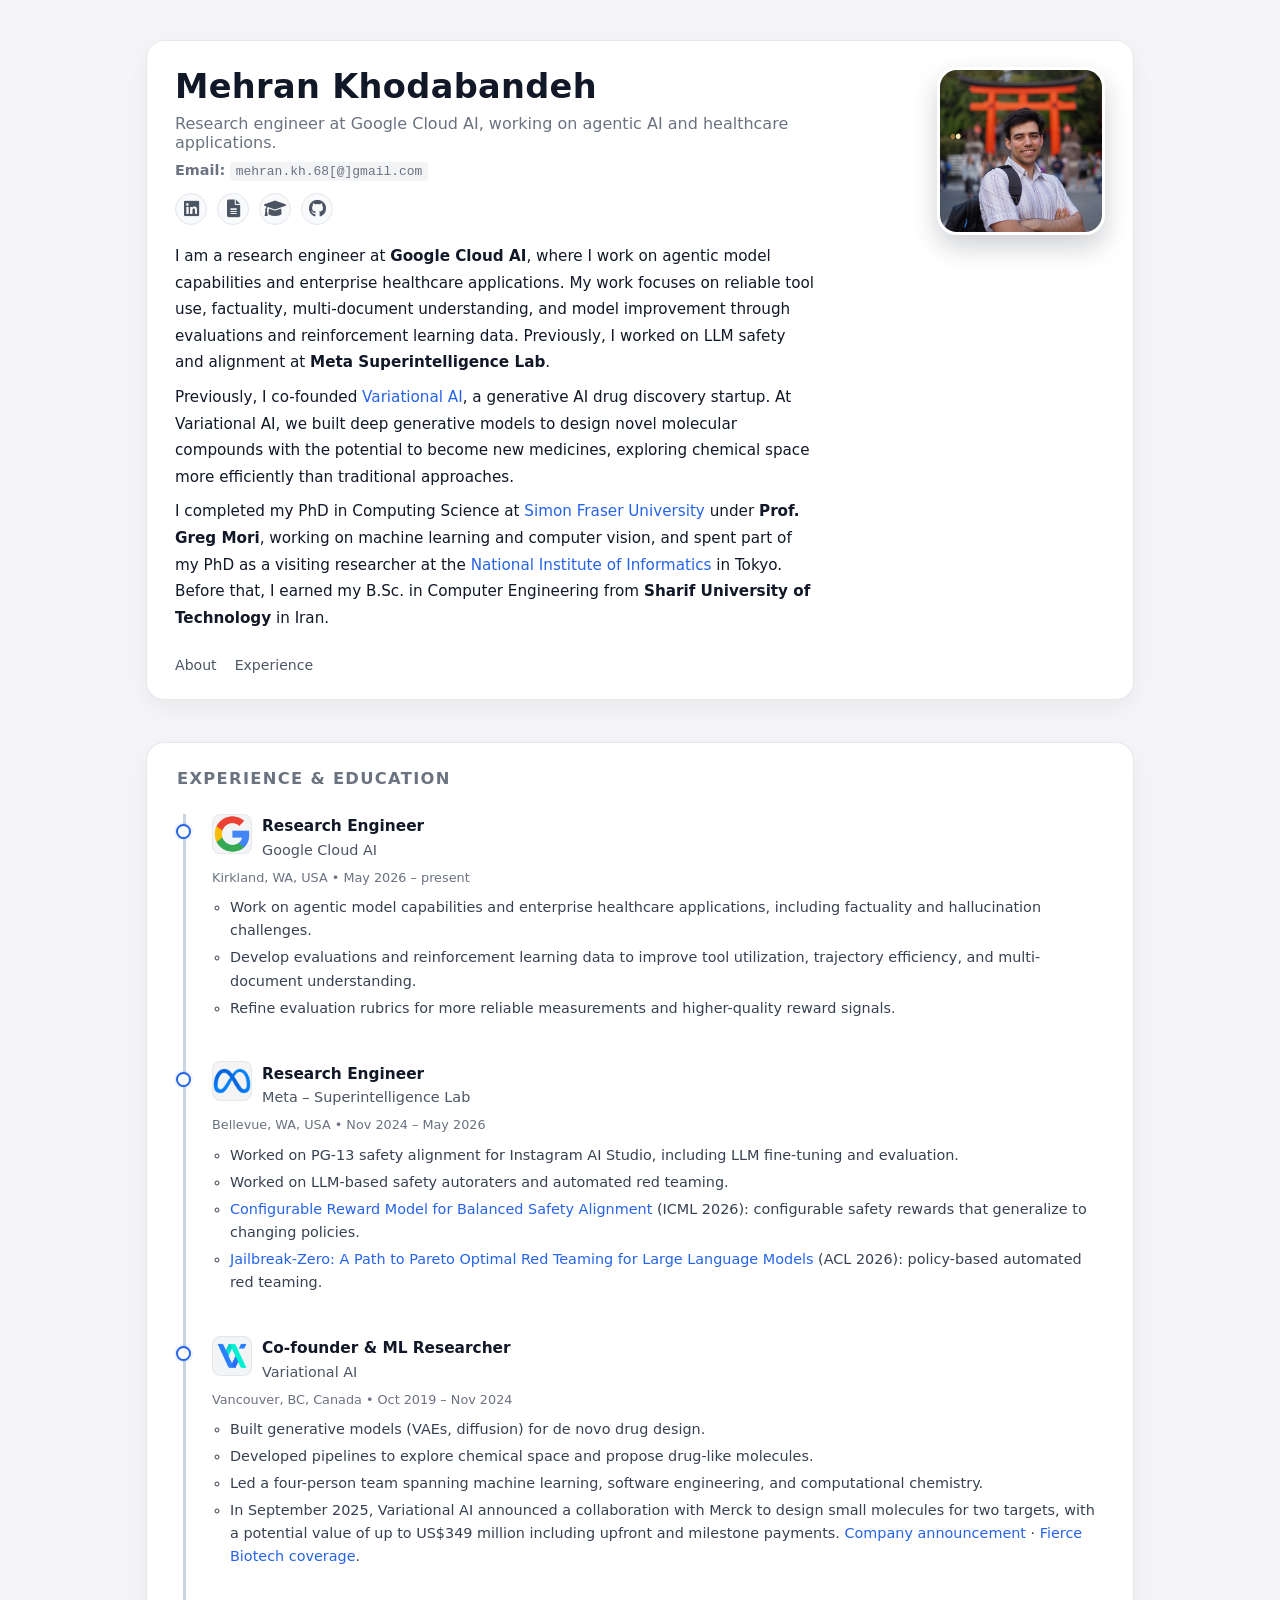
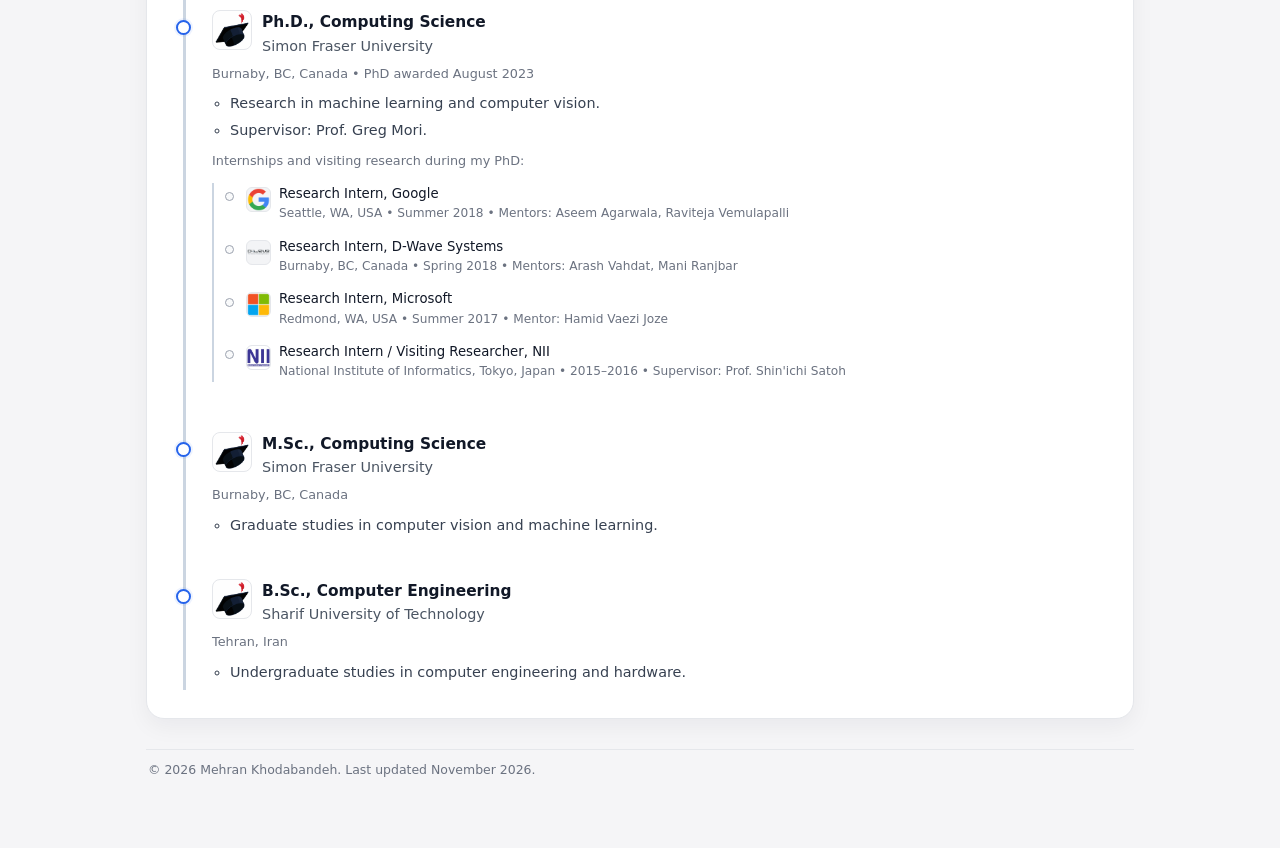
<file: index.html>
<!DOCTYPE html>
<html lang="en">
<head>
  <!-- Google tag -->
  <script async src="https://www.googletagmanager.com/gtm.js?id=GTM-5RNZLFVV"></script>
  <script>
    window.dataLayer = window.dataLayer || [];
    function gtag(){dataLayer.push(arguments);}
    gtag('js', new Date());
  </script>
  <meta charset="utf-8" />
  <title>Mehran Khodabandeh – Machine Learning & AI</title>

  <meta name="keywords" content="Mehran Khodabandeh, Khodabandeh, Mehran, machine learning, large language models, LLM safety, computer vision, deep learning, drug discovery, Variational AI, research scientist, ML engineer">
  <meta name="description" content="Homepage of Mehran Khodabandeh, research engineer at Google Cloud AI working on agentic AI and healthcare, previously Meta and Variational AI." />
  <meta name="viewport" content="width=device-width, initial-scale=1" />

  <!-- Font Awesome icons -->
  <link
    rel="stylesheet"
    href="https://cdnjs.cloudflare.com/ajax/libs/font-awesome/6.0.0-beta3/css/all.min.css"
  />

  <style>
  :root {
    --bg: #f5f5f7;
    --bg-alt: #ffffff;
    --fg: #111827;
    --muted: #6b7280;
    --accent: #2563eb;
    --accent-soft: rgba(37, 99, 235, 0.06);
    --border: #e5e7eb;
    --border-strong: #cbd5e1;
    --radius-lg: 18px;
    --shadow-soft: 0 8px 22px rgba(15, 23, 42, 0.05);
    --font-main: system-ui, -apple-system, BlinkMacSystemFont, "SF Pro Text",
      "Segoe UI", sans-serif;
  }

  * {
    box-sizing: border-box;
  }

  body {
    margin: 0;
    font-family: var(--font-main);
    background: var(--bg);
    color: var(--fg);
    -webkit-font-smoothing: antialiased;
  }

  a {
    color: var(--accent);
    text-decoration: none;
  }

  a:hover,
  a:focus-visible {
    text-decoration: underline;
  }

  .page {
    max-width: 1040px;
    margin: 0 auto;
    padding: 40px 26px 72px;
  }

  .site-header {
    background: var(--bg-alt);
    border-radius: var(--radius-lg);
    border: 1px solid var(--border);
    box-shadow: var(--shadow-soft);
    padding: 26px 28px 22px;
    margin-bottom: 42px;
  }

  .header-main {
    display: flex;
    gap: 28px;
    align-items: flex-start;
    justify-content: space-between;
    flex-wrap: wrap;
  }

  .title-block {
    min-width: 0;
    flex: 2;
    max-width: 640px;
  }

  .name {
    font-size: 2.1rem;
    font-weight: 700;
    letter-spacing: 0.01em;
  }

  .tagline {
    margin-top: 8px;
    font-size: 1rem;
    color: var(--muted);
  }

  .email-line {
    margin-top: 10px;
    font-size: 0.9rem;
    color: var(--muted);
  }

  .email-line code {
    font-family: Menlo, SFMono-Regular, Consolas, "Roboto Mono", monospace;
    font-size: 0.9em;
    background: #f3f4f6;
    padding: 2px 6px;
    border-radius: 4px;
  }

  .icon-row {
    margin-top: 14px;
    display: flex;
    flex-wrap: wrap;
    gap: 10px;
    font-size: 1.1rem;
  }

  .icon-row a {
    width: 32px;
    height: 32px;
    border-radius: 999px;
    border: 1px solid var(--border);
    display: inline-flex;
    align-items: center;
    justify-content: center;
    background: #f9fafb;
    color: #4b5563;
  }

  .icon-row a:hover,
  .icon-row a:focus-visible {
    background: var(--accent-soft);
    border-color: var(--accent);
    color: var(--accent);
    text-decoration: none;
  }

  .avatar-wrapper {
    flex-shrink: 0;
    display: flex;
    justify-content: center;
    align-items: flex-start;
  }

  .avatar {
    width: 168px;
    height: 168px;
    border-radius: 20px;
    object-fit: cover;
    box-shadow: 0 12px 26px rgba(15, 23, 42, 0.2);
    border: 3px solid #ffffff;
    background: #e5e7eb;
  }

  .about-text {
    margin-top: 18px;
    max-width: 640px;
  }

  .about-text p {
    margin: 8px 0 0;
    font-size: 0.95rem;
    line-height: 1.75;
    color: #111827;
  }

  nav {
    margin-top: 22px;
    display: flex;
    flex-wrap: wrap;
    gap: 18px;
  }

  nav a {
    padding: 4px 0;
    border: none;
    background: transparent;
    font-size: 0.88rem;
    color: #4b5563;
  }

  nav a:hover,
  nav a:focus-visible {
    color: var(--accent);
    text-decoration: underline;
  }

  main {
    /* max-width: 760px; */
  }

  section {
    background: var(--bg-alt);
    border-radius: var(--radius-lg);
    border: 1px solid var(--border);
    box-shadow: var(--shadow-soft);
    padding: 26px 30px 20px;
    margin-bottom: 26px;
  }

  h2 {
    margin: 0 0 14px;
    font-size: 1.02rem;
    letter-spacing: 0.08em;
    text-transform: uppercase;
    color: var(--muted);
  }

  p {
    margin: 8px 0;
    font-size: 0.94rem;
    line-height: 1.7;
    color: #111827;
  }

  .muted {
    color: var(--muted);
    font-size: 0.86rem;
  }

  ul {
    margin: 8px 0 6px;
    padding-left: 20px;
  }

  li {
    margin-bottom: 4px;
    font-size: 0.9rem;
    line-height: 1.6;
    color: #111827;
  }

  /* Timeline */

  .timeline {
    list-style: none;
    padding-left: 0;
    margin: 26px 0 0 6px;
    border-left: 3px solid var(--border-strong);
  }

  .timeline-item {
    position: relative;
    padding-left: 26px;
    margin-bottom: 36px;
    padding-bottom: 2px;
  }

  .timeline-item:last-child {
    margin-bottom: 8px;
  }

  .timeline-item::before {
    content: "";
    position: absolute;
    left: -10px;
    top: 0.7em;
    width: 11px;
    height: 11px;
    border-radius: 50%;
    background: #ffffff;
    border: 2px solid var(--accent);
    box-shadow: 0 0 0 2px rgba(37, 99, 235, 0.08);
  }

  .timeline-header {
    display: flex;
    gap: 10px;
    align-items: center;
    margin-bottom: 6px;
  }

  .role {
    font-size: 0.96rem;
    font-weight: 600;
  }

  .org {
    font-size: 0.9rem;
    color: #4b5563;
  }

  .timeline-meta {
    font-size: 0.8rem;
    color: var(--muted);
    margin-bottom: 8px;
  }

  .timeline-bullets {
    margin-top: 4px;
    margin-bottom: 0;
    padding-left: 18px;
  }

  .timeline-bullets li {
    margin-bottom: 4px;
    font-size: 0.9rem;
    color: #374151;
  }

  /* Org logos */

  .org-logo {
    width: 40px;
    height: 40px;
    margin-top: -8px;
    border-radius: 8px;
    background-color: #f3f4f6;
    background-size: contain;
    background-repeat: no-repeat;
    background-position: center;
    flex-shrink: 0;
    border: 1px solid #e5e7eb;
  }

  .org-logo.meta {
    background-image: url("files/meta.png");
  }

  .org-logo.vai {
    background-image: url("files/vai_icon.png");
  }

  .org-logo.google {
    background-image: url("files/google.png");
  }

  .org-logo.microsoft {
    background-image: url("files/microsoft.png");
  }

  .org-logo.dwave {
    background-image: url("files/dwave.png");
  }

  .org-logo.nii {
    background-image: url("files/nii.jpg");
  }

  .org-logo.sfu,
  .org-logo.sharif {
    background-image: url("files/edu.jpeg");
  }

  /* Sub-timeline for internships */

  .sub-timeline {
    list-style: none;
    margin: 12px 0 0;
    padding-left: 18px;
    border-left: 2px solid var(--border-strong);
  }

  .sub-timeline-item {
    position: relative;
    padding-left: 14px;
    margin-bottom: 12px;
  }

  .sub-timeline-item::before {
    content: "";
    position: absolute;
    left: -7px;
    top: 0.65em;
    width: 7px;
    height: 7px;
    border-radius: 50%;
    background: #f9fafb;
    border: 1px solid #9ca3af;
  }

  .sub-header {
    display: flex;
    gap: 8px;
    align-items: center;
  }

  .sub-role {
    font-size: 0.83rem;
    font-weight: 500;
    color: #111827;
  }

  .sub-meta {
    font-size: 0.76rem;
    color: var(--muted);
  }

  .org-logo.small {
    width: 25px;
    height: 25px;
    border-radius: 6px;
  }

  .sub-note {
    font-size: 0.8rem;
    color: var(--muted);
    margin-top: 8px;
    margin-bottom: 6px;
  }

  footer {
    margin-top: 30px;
    padding: 12px 2px 0;
    border-top: 1px solid var(--border);
    font-size: 0.78rem;
    color: var(--muted);
    text-align: left;
  }

  code {
    font-family: Menlo, SFMono-Regular, Consolas, "Roboto Mono", monospace;
    font-size: 0.85em;
    background: #f3f4f6;
    padding: 2px 5px;
    border-radius: 4px;
  }

  /* ------- MOBILE LAYOUT FIXES ------- */

  @media (max-width: 880px) {
    .page {
      padding: 28px 16px 56px;
    }

    .site-header {
      padding: 22px 18px 20px;
      margin-bottom: 28px;
    }

    /* Stack hero vertically so text gets full width */
    .header-main {
      flex-direction: column-reverse;
      align-items: flex-start;
      gap: 18px;
    }

    .title-block {
      max-width: none;
    }

    .avatar-wrapper {
      width: 100%;
      justify-content: flex-start;
    }

    .avatar {
      width: 130px;
      height: 130px;
    }

    .name {
      font-size: 1.9rem;
    }

    .tagline {
      font-size: 0.95rem;
    }

    .about-text p {
      font-size: 0.93rem;
    }
  }

  /* Extra-small phones: tighten a bit more */
  @media (max-width: 600px) {
    .page {
      padding: 24px 12px 44px;
    }

    section {
      padding: 22px 20px 18px;
    }

    .timeline {
      margin-left: 4px;
    }

    .timeline-item {
      margin-bottom: 28px;
    }
  }
</style>


</head>
<body>
  <div class="page">
    <!-- ABOUT lives only in the hero -->
    <header id="about" class="site-header">
      <div class="header-main">
        <div class="title-block">
          <div class="name">Mehran Khodabandeh</div>
          <div class="tagline">
            Research engineer at Google Cloud AI, working on agentic AI and healthcare applications.
          </div>
          <div class="email-line">
            <strong>Email:</strong>
            <code>mehran.kh.68[@]gmail.com</code>
          </div>

          <div class="icon-row">
            <a href="https://www.linkedin.com/in/mehran-khodabandeh-81011b49/" target="_blank" rel="noreferrer" aria-label="LinkedIn">
              <i class="fab fa-linkedin"></i>
            </a>
            <a href="cv/Mehran_Khodabandeh_CV.pdf" target="_blank" rel="noreferrer" aria-label="Curriculum Vitae">
              <i class="fas fa-file-alt"></i>
            </a>
            <a href="https://scholar.google.com/citations?user=6YYlGskAAAAJ&hl=en&oi=ao" target="_blank" rel="noreferrer" aria-label="Google Scholar">
              <i class="fas fa-graduation-cap"></i>
            </a>
            <a href="https://github.com/mkhodabandeh/" target="_blank" rel="noreferrer" aria-label="GitHub">
              <i class="fab fa-github"></i>
            </a>
          </div>

          <div class="about-text">
            <p>
              I am a research engineer at <strong>Google Cloud AI</strong>, where I work on
              agentic model capabilities and enterprise healthcare applications. My work focuses
              on reliable tool use, factuality, multi-document understanding, and model improvement
              through evaluations and reinforcement learning data. Previously, I worked on LLM
              safety and alignment at <strong>Meta Superintelligence Lab</strong>.
            </p>
            <p>
              Previously, I co-founded
              <a href="https://variational.ai/">Variational AI</a>,
              a generative AI drug discovery startup. At Variational AI, we built deep
              generative models to design novel molecular compounds with the potential to become
              new medicines, exploring chemical space more efficiently than traditional approaches.
            </p>
            <p>
              I completed my PhD in Computing Science at
              <a href="http://cs.sfu.ca/~mori/">Simon Fraser University</a> under
              <strong>Prof. Greg Mori</strong>, working on machine learning and computer vision, and
              spent part of my PhD as a visiting researcher at the
              <a href="https://www.nii.ac.jp/en/research/">National Institute of Informatics</a>
              in Tokyo. Before that, I earned my B.Sc. in Computer Engineering from
              <strong>Sharif University of Technology</strong> in Iran.
            </p>
          </div>
        </div>

        <div class="avatar-wrapper">
          <img
            src="files/photo.jpg"
            alt="Photo of Mehran Khodabandeh"
            class="avatar"
          />
        </div>
      </div>

      <nav aria-label="Section navigation">
        <a href="#about">About</a>
        <a href="#timeline">Experience</a>
      </nav>
    </header>

    <main>
      <section id="timeline">
        <h2>Experience &amp; Education</h2>
        <ul class="timeline">
          <!-- Google -->
          <li class="timeline-item">
            <div class="timeline-header">
              <span class="org-logo google" aria-hidden="true"></span>
              <div>
                <div class="role">Research Engineer</div>
                <div class="org">Google Cloud AI</div>
              </div>
            </div>
            <div class="timeline-meta">Kirkland, WA, USA • May 2026 – present</div>
            <ul class="timeline-bullets">
              <li>Work on agentic model capabilities and enterprise healthcare applications, including factuality and hallucination challenges.</li>
              <li>Develop evaluations and reinforcement learning data to improve tool utilization, trajectory efficiency, and multi-document understanding.</li>
              <li>Refine evaluation rubrics for more reliable measurements and higher-quality reward signals.</li>
            </ul>
          </li>

          <!-- Meta -->
          <li class="timeline-item">
            <div class="timeline-header">
              <span class="org-logo meta" aria-hidden="true"></span>
              <div>
                <div class="role">Research Engineer</div>
                <div class="org">Meta – Superintelligence Lab</div>
              </div>
            </div>
            <div class="timeline-meta">Bellevue, WA, USA • Nov 2024 – May 2026</div>
            <ul class="timeline-bullets">
              <li>Worked on PG-13 safety alignment for Instagram AI Studio, including LLM fine-tuning and evaluation.</li>
              <li>Worked on LLM-based safety autoraters and automated red teaming.</li>
              <li><a href="https://proceedings.mlr.press/v306/jiang26v.html">Configurable Reward Model for Balanced Safety Alignment</a> (ICML 2026): configurable safety rewards that generalize to changing policies.</li>
              <li><a href="https://aclanthology.org/2026.acl-long.2167/">Jailbreak-Zero: A Path to Pareto Optimal Red Teaming for Large Language Models</a> (ACL 2026): policy-based automated red teaming.</li>
            </ul>
          </li>

          <!-- Variational AI -->
          <li class="timeline-item">
            <div class="timeline-header">
              <span class="org-logo vai" aria-hidden="true"></span>
              <div>
                <div class="role">Co-founder &amp; ML Researcher</div>
                <div class="org">Variational AI</div>
              </div>
            </div>
            <div class="timeline-meta">Vancouver, BC, Canada • Oct 2019 – Nov 2024</div>
            <ul class="timeline-bullets">
              <li>Built generative models (VAEs, diffusion) for de novo drug design.</li>
              <li>Developed pipelines to explore chemical space and propose drug-like molecules.</li>
              <li>Led a four-person team spanning machine learning, software engineering, and computational chemistry.</li>
              <li>In September 2025, Variational AI announced a collaboration with Merck to design small molecules for two targets, with a potential value of up to US$349 million including upfront and milestone payments. <a href="https://variational.ai/news/featured/variational-ai-enters-collaboration-with-merck-to-apply-generative-ai-to-drug-discovery/">Company announcement</a> · <a href="https://www.fiercebiotech.com/biotech/merck-inks-349m-biobuck-deal-apply-ai-challenging-targets">Fierce Biotech coverage</a>.</li>
            </ul>
          </li>

          <!-- PhD -->
          <li class="timeline-item">
            <div class="timeline-header">
              <span class="org-logo sfu" aria-hidden="true"></span>
              <div>
                <div class="role">Ph.D., Computing Science</div>
                <div class="org">Simon Fraser University</div>
              </div>
            </div>
            <div class="timeline-meta">Burnaby, BC, Canada • PhD awarded August 2023</div>
            <ul class="timeline-bullets">
              <li>Research in machine learning and computer vision.</li>
              <li>Supervisor: Prof. Greg Mori.</li>
            </ul>
            <div class="sub-note">
              Internships and visiting research during my PhD:
            </div>
            <ul class="sub-timeline">
              <li class="sub-timeline-item">
                <div class="sub-header">
                  <span class="org-logo google small" aria-hidden="true"></span>
                  <div>
                    <div class="sub-role">Research Intern, Google</div>
                    <div class="sub-meta">
                      Seattle, WA, USA • Summer 2018 • Mentors: Aseem Agarwala, Raviteja Vemulapalli
                    </div>
                  </div>
                </div>
              </li>
              <li class="sub-timeline-item">
                <div class="sub-header">
                  <span class="org-logo dwave small" aria-hidden="true"></span>
                  <div>
                    <div class="sub-role">Research Intern, D-Wave Systems</div>
                    <div class="sub-meta">
                      Burnaby, BC, Canada • Spring 2018 • Mentors: Arash Vahdat, Mani Ranjbar
                    </div>
                  </div>
                </div>
              </li>
              <li class="sub-timeline-item">
                <div class="sub-header">
                  <span class="org-logo microsoft small" aria-hidden="true"></span>
                  <div>
                    <div class="sub-role">Research Intern, Microsoft</div>
                    <div class="sub-meta">
                      Redmond, WA, USA • Summer 2017 • Mentor: Hamid Vaezi Joze
                    </div>
                  </div>
                </div>
              </li>
              <li class="sub-timeline-item">
                <div class="sub-header">
                  <span class="org-logo nii small" aria-hidden="true"></span>
                  <div>
                    <div class="sub-role">Research Intern / Visiting Researcher, NII</div>
                    <div class="sub-meta">
                      National Institute of Informatics, Tokyo, Japan • 2015–2016 • Supervisor: Prof. Shin'ichi Satoh
                    </div>
                  </div>
                </div>
              </li>
            </ul>
          </li>

          <!-- MSc -->
          <li class="timeline-item">
            <div class="timeline-header">
              <span class="org-logo sfu" aria-hidden="true"></span>
              <div>
                <div class="role">M.Sc., Computing Science</div>
                <div class="org">Simon Fraser University</div>
              </div>
            </div>
            <div class="timeline-meta">Burnaby, BC, Canada</div>
            <ul class="timeline-bullets">
              <li>Graduate studies in computer vision and machine learning.</li>
            </ul>
          </li>

          <!-- BSc -->
          <li class="timeline-item">
            <div class="timeline-header">
              <span class="org-logo sharif" aria-hidden="true"></span>
              <div>
                <div class="role">B.Sc., Computer Engineering</div>
                <div class="org">Sharif University of Technology</div>
              </div>
            </div>
            <div class="timeline-meta">Tehran, Iran</div>
            <ul class="timeline-bullets">
              <li>Undergraduate studies in computer engineering and hardware.</li>
            </ul>
          </li>
        </ul>
      </section>
    </main>

    <footer>
      &copy; <span id="year"></span> Mehran Khodabandeh. Last updated November 2026.
    </footer>
  </div>

  <script>
    document.getElementById("year").textContent = new Date().getFullYear();
  </script>
</body>
</html>
</file>
